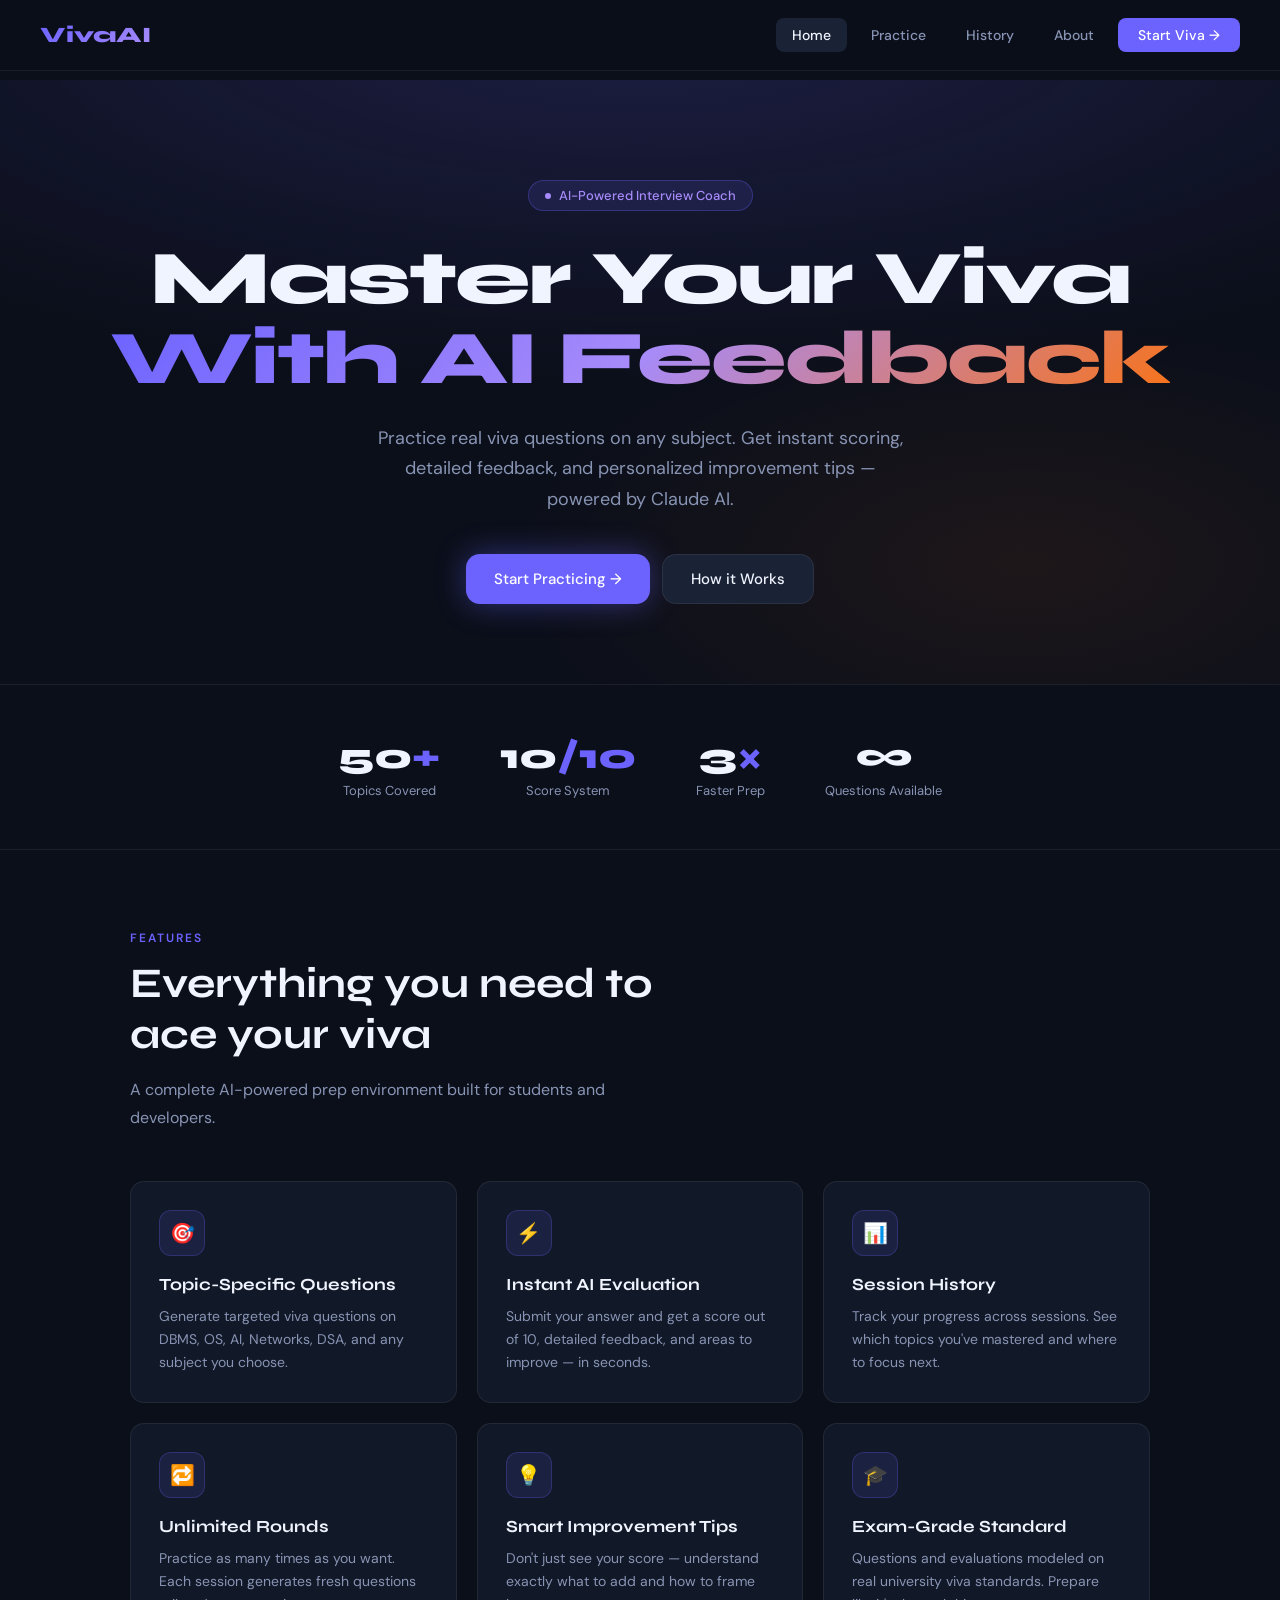
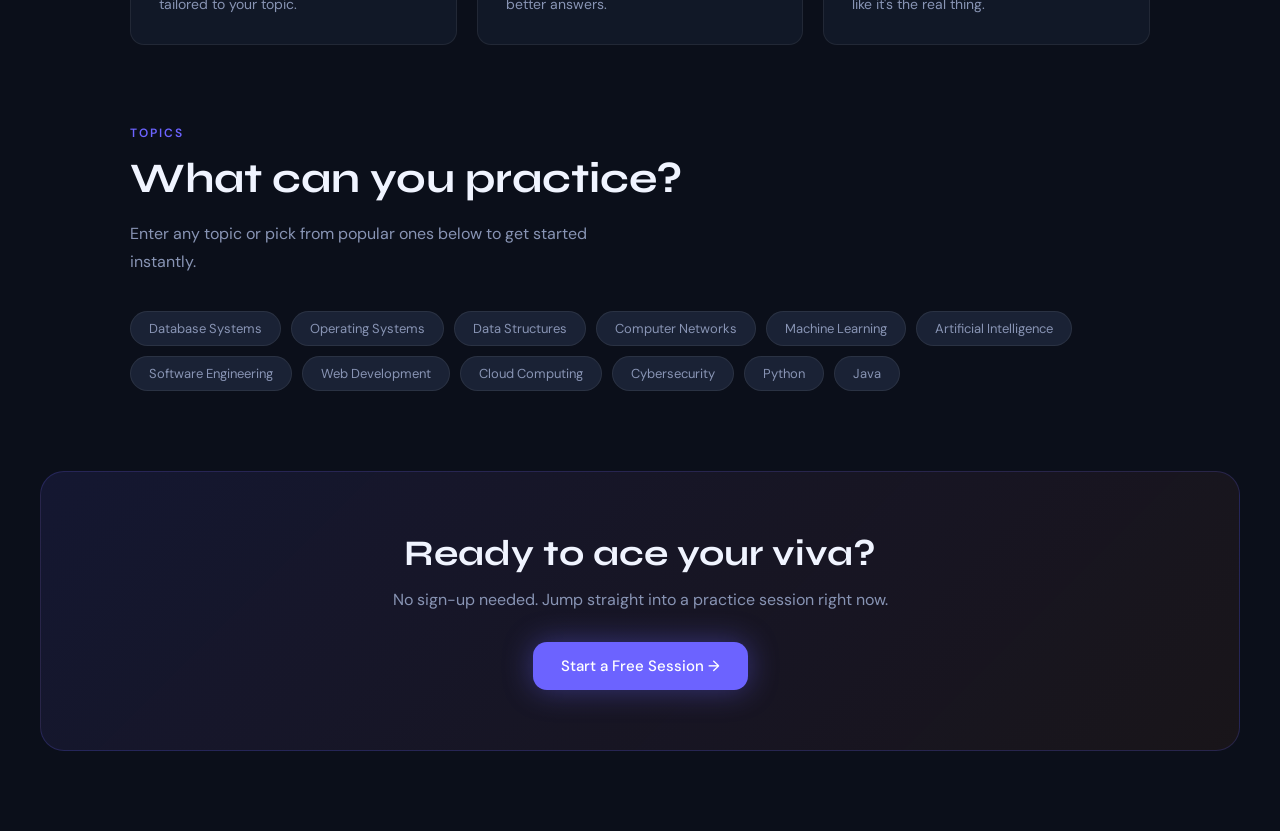
<file: frontend/index.html>
<!DOCTYPE html>
<html lang="en">
<head>
  <meta charset="UTF-8">
  <meta name="viewport" content="width=device-width, initial-scale=1.0">
  <title>VivaAI — Ace Your Viva</title>
  <link href="https://fonts.googleapis.com/css2?family=Syne:wght@400;600;700;800&family=DM+Sans:wght@300;400;500&display=swap" rel="stylesheet">
  <style>
    :root {
      --bg: #0b0f1a;
      --surface: #111827;
      --surface2: #1a2235;
      --border: rgba(255,255,255,0.07);
      --accent: #6c63ff;
      --accent2: #f97316;
      --accent-glow: rgba(108,99,255,0.25);
      --text: #f0f4ff;
      --muted: #8894b4;
      --success: #22c55e;
      --warning: #f59e0b;
      --danger: #ef4444;
      --radius: 14px;
      --radius-sm: 8px;
    }

    * { margin: 0; padding: 0; box-sizing: border-box; }

    body {
      background: var(--bg);
      color: var(--text);
      font-family: 'DM Sans', sans-serif;
      min-height: 100vh;
      overflow-x: hidden;
    }

    /* ─── NAV ─── */
    nav {
      position: fixed; top: 0; left: 0; right: 0; z-index: 999;
      display: flex; align-items: center; justify-content: space-between;
      padding: 18px 40px;
      background: rgba(11,15,26,0.85);
      backdrop-filter: blur(16px);
      border-bottom: 1px solid var(--border);
    }

    .nav-logo {
      font-family: 'Syne', sans-serif;
      font-size: 22px; font-weight: 800;
      background: linear-gradient(135deg, #6c63ff, #a78bfa);
      -webkit-background-clip: text; background-clip: text; -webkit-text-fill-color: transparent;
      cursor: pointer;
    }

    .nav-links { display: flex; gap: 8px; }
    .nav-links button {
      background: none; border: none; color: var(--muted);
      font-family: 'DM Sans', sans-serif; font-size: 14px; font-weight: 500;
      cursor: pointer; padding: 8px 16px; border-radius: var(--radius-sm);
      transition: all 0.2s;
    }
    .nav-links button:hover, .nav-links button.active {
      color: var(--text); background: var(--surface2);
    }
    .nav-cta {
      background: var(--accent) !important; color: white !important;
      padding: 8px 20px !important;
    }
    .nav-cta:hover { background: #5a52e0 !important; transform: translateY(-1px); }

    /* ─── PAGES ─── */
    .page { display: none; padding-top: 80px; min-height: 100vh; animation: fadeUp 0.4s ease; }
    .page.active { display: block; }

    @keyframes fadeUp {
      from { opacity: 0; transform: translateY(16px); }
      to { opacity: 1; transform: translateY(0); }
    }

    /* ─── HOME PAGE ─── */
    .hero {
      position: relative;
      display: flex; flex-direction: column; align-items: center;
      justify-content: center; text-align: center;
      padding: 100px 24px 80px;
      overflow: hidden;
    }

    .hero-bg {
      position: absolute; inset: 0; z-index: 0;
      background: radial-gradient(ellipse 80% 60% at 50% -10%, rgba(108,99,255,0.18), transparent),
                  radial-gradient(ellipse 40% 40% at 80% 80%, rgba(249,115,22,0.08), transparent);
    }

    .hero-badge {
      display: inline-flex; align-items: center; gap: 8px;
      background: rgba(108,99,255,0.12); border: 1px solid rgba(108,99,255,0.3);
      color: #a78bfa; font-size: 13px; font-weight: 500;
      padding: 6px 16px; border-radius: 999px; margin-bottom: 28px; position: relative; z-index: 1;
    }

    .hero-badge span {
      width: 6px; height: 6px; border-radius: 50%; background: #a78bfa;
      animation: pulse 2s infinite;
    }

    @keyframes pulse {
      0%, 100% { opacity: 1; transform: scale(1); }
      50% { opacity: 0.5; transform: scale(0.8); }
    }

    .hero h1 {
      font-family: 'Syne', sans-serif; font-size: clamp(42px, 7vw, 76px);
      font-weight: 800; line-height: 1.05; letter-spacing: -2px;
      position: relative; z-index: 1; margin-bottom: 24px;
    }

    .hero h1 .gradient-text {
      background: linear-gradient(135deg, #6c63ff 0%, #a78bfa 50%, #f97316 100%);
      -webkit-background-clip: text; background-clip: text; -webkit-text-fill-color: transparent;
    }

    .hero p {
      font-size: 18px; color: var(--muted); max-width: 540px; line-height: 1.7;
      position: relative; z-index: 1; margin-bottom: 40px;
    }

    .hero-actions { display: flex; gap: 12px; flex-wrap: wrap; justify-content: center; position: relative; z-index: 1; }

    .btn-primary {
      background: var(--accent); color: white;
      padding: 14px 28px; border: none; border-radius: var(--radius);
      font-family: 'DM Sans', sans-serif; font-size: 15px; font-weight: 500;
      cursor: pointer; transition: all 0.25s;
      box-shadow: 0 0 30px rgba(108,99,255,0.4);
    }
    .btn-primary:hover { background: #5a52e0; transform: translateY(-2px); box-shadow: 0 8px 40px rgba(108,99,255,0.5); }

    .btn-secondary {
      background: var(--surface2); color: var(--text);
      padding: 14px 28px; border: 1px solid var(--border); border-radius: var(--radius);
      font-family: 'DM Sans', sans-serif; font-size: 15px; font-weight: 500;
      cursor: pointer; transition: all 0.25s;
    }
    .btn-secondary:hover { background: var(--surface); border-color: rgba(255,255,255,0.15); transform: translateY(-2px); }

    /* stats row */
    .stats-row {
      display: flex; justify-content: center; gap: 60px;
      padding: 50px 24px; border-top: 1px solid var(--border); border-bottom: 1px solid var(--border);
      flex-wrap: wrap;
    }
    .stat { text-align: center; }
    .stat-num { font-family: 'Syne', sans-serif; font-size: 36px; font-weight: 800; color: var(--text); }
    .stat-num span { color: var(--accent); }
    .stat-label { font-size: 13px; color: var(--muted); margin-top: 4px; }

    /* features grid */
    .section { padding: 80px 40px; max-width: 1100px; margin: 0 auto; }
    .section-label { font-size: 12px; font-weight: 600; letter-spacing: 2px; text-transform: uppercase; color: var(--accent); margin-bottom: 12px; }
    .section-title { font-family: 'Syne', sans-serif; font-size: clamp(28px, 4vw, 42px); font-weight: 700; margin-bottom: 16px; }
    .section-sub { color: var(--muted); font-size: 16px; max-width: 500px; line-height: 1.7; }

    .features-grid {
      display: grid; grid-template-columns: repeat(auto-fit, minmax(280px, 1fr));
      gap: 20px; margin-top: 50px;
    }

    .feature-card {
      background: var(--surface); border: 1px solid var(--border);
      border-radius: var(--radius); padding: 28px;
      transition: all 0.3s; position: relative; overflow: hidden;
    }
    .feature-card::before {
      content: ''; position: absolute; inset: 0;
      background: var(--accent-glow); opacity: 0; transition: opacity 0.3s;
    }
    .feature-card:hover { border-color: rgba(108,99,255,0.35); transform: translateY(-4px); }
    .feature-card:hover::before { opacity: 1; }

    .feature-icon {
      width: 46px; height: 46px; border-radius: 12px;
      background: rgba(108,99,255,0.12); border: 1px solid rgba(108,99,255,0.25);
      display: flex; align-items: center; justify-content: center;
      font-size: 20px; margin-bottom: 18px;
    }
    .feature-card h3 { font-family: 'Syne', sans-serif; font-size: 17px; font-weight: 700; margin-bottom: 10px; }
    .feature-card p { font-size: 14px; color: var(--muted); line-height: 1.65; }

    /* topics showcase */
    .topics-strip {
      display: flex; flex-wrap: wrap; gap: 10px; margin-top: 36px;
    }
    .topic-pill {
      padding: 8px 18px; border-radius: 999px;
      background: var(--surface2); border: 1px solid var(--border);
      font-size: 13px; color: var(--muted); cursor: pointer; transition: all 0.2s;
    }
    .topic-pill:hover {
      background: rgba(108,99,255,0.15); border-color: rgba(108,99,255,0.4); color: var(--text);
    }

    /* CTA section */
    .cta-section {
      margin: 0 40px 80px; padding: 60px;
      background: linear-gradient(135deg, rgba(108,99,255,0.1), rgba(249,115,22,0.06));
      border: 1px solid rgba(108,99,255,0.2); border-radius: 24px; text-align: center;
    }
    .cta-section h2 { font-family: 'Syne', sans-serif; font-size: 36px; font-weight: 700; margin-bottom: 14px; }
    .cta-section p { color: var(--muted); font-size: 16px; margin-bottom: 32px; }

    /* ─── PRACTICE PAGE ─── */
    .practice-wrap {
      max-width: 760px; margin: 0 auto; padding: 50px 24px;
    }

    .practice-header { margin-bottom: 40px; }
    .practice-header h2 { font-family: 'Syne', sans-serif; font-size: 32px; font-weight: 800; margin-bottom: 8px; }
    .practice-header p { color: var(--muted); font-size: 15px; }

    /* topic selector */
    .topic-selector {
      background: var(--surface); border: 1px solid var(--border);
      border-radius: var(--radius); padding: 28px; margin-bottom: 24px;
    }
    .topic-selector label {
      font-size: 12px; font-weight: 600; text-transform: uppercase; letter-spacing: 1.5px;
      color: var(--muted); display: block; margin-bottom: 14px;
    }

    .topic-input-row { display: flex; gap: 12px; }

    .topic-input-row input {
      flex: 1; background: var(--bg); border: 1px solid var(--border);
      border-radius: var(--radius-sm); padding: 13px 16px; color: var(--text);
      font-family: 'DM Sans', sans-serif; font-size: 15px; outline: none;
      transition: border 0.2s;
    }
    .topic-input-row input:focus { border-color: rgba(108,99,255,0.5); box-shadow: 0 0 0 3px rgba(108,99,255,0.1); }
    .topic-input-row input::placeholder { color: var(--muted); }

    .quick-topics { display: flex; flex-wrap: wrap; gap: 8px; margin-top: 16px; }
    .quick-chip {
      padding: 5px 14px; border-radius: 999px; font-size: 12px;
      background: var(--surface2); border: 1px solid var(--border);
      color: var(--muted); cursor: pointer; transition: all 0.2s;
    }
    .quick-chip:hover { background: rgba(108,99,255,0.15); border-color: rgba(108,99,255,0.4); color: var(--text); }

    /* question card */
    .question-card {
      background: var(--surface); border: 1px solid var(--border);
      border-radius: var(--radius); padding: 28px; margin-bottom: 24px;
      min-height: 90px; position: relative;
    }
    .question-card .card-label {
      font-size: 11px; font-weight: 600; text-transform: uppercase; letter-spacing: 1.5px;
      color: var(--accent); margin-bottom: 14px;
    }
    .question-card .q-text {
      font-size: 17px; line-height: 1.65; color: var(--text); font-weight: 400;
    }
    .q-placeholder { color: var(--muted); font-style: italic; font-size: 15px; }

    .thinking-dots span {
      display: inline-block; width: 7px; height: 7px; border-radius: 50%;
      background: var(--accent); margin: 0 3px;
      animation: blink 1.2s infinite;
    }
    .thinking-dots span:nth-child(2) { animation-delay: 0.2s; }
    .thinking-dots span:nth-child(3) { animation-delay: 0.4s; }

    @keyframes blink {
      0%, 100% { opacity: 0.2; transform: scale(0.8); }
      50% { opacity: 1; transform: scale(1); }
    }

    /* answer area */
    .answer-card {
      background: var(--surface); border: 1px solid var(--border);
      border-radius: var(--radius); padding: 28px; margin-bottom: 24px;
    }
    .answer-card label {
      font-size: 11px; font-weight: 600; text-transform: uppercase; letter-spacing: 1.5px;
      color: var(--muted); display: block; margin-bottom: 14px;
    }
    .answer-card textarea {
      width: 100%; background: var(--bg); border: 1px solid var(--border);
      border-radius: var(--radius-sm); padding: 14px 16px; color: var(--text);
      font-family: 'DM Sans', sans-serif; font-size: 15px; line-height: 1.6;
      resize: none; height: 160px; outline: none; transition: border 0.2s;
    }
    .answer-card textarea:focus { border-color: rgba(108,99,255,0.5); box-shadow: 0 0 0 3px rgba(108,99,255,0.1); }
    .answer-card textarea::placeholder { color: var(--muted); }

    .answer-actions { display: flex; justify-content: space-between; align-items: center; margin-top: 16px; }
    .char-count { font-size: 12px; color: var(--muted); }

    /* result card */
    .result-card {
      background: var(--surface); border: 1px solid var(--border);
      border-radius: var(--radius); padding: 28px; margin-bottom: 24px;
      display: none;
    }
    .result-card.visible { display: block; animation: fadeUp 0.4s ease; }

    .score-row { display: flex; align-items: center; gap: 20px; margin-bottom: 24px; }

    .score-circle {
      width: 80px; height: 80px; border-radius: 50%;
      display: flex; flex-direction: column; align-items: center; justify-content: center;
      border: 3px solid var(--accent); flex-shrink: 0;
      background: rgba(108,99,255,0.08);
    }
    .score-circle .score-num { font-family: 'Syne', sans-serif; font-size: 26px; font-weight: 800; color: var(--accent); }
    .score-circle .score-denom { font-size: 11px; color: var(--muted); margin-top: -2px; }

    .score-meta h4 { font-family: 'Syne', sans-serif; font-size: 18px; font-weight: 700; margin-bottom: 4px; }
    .score-meta p { font-size: 13px; color: var(--muted); }

    .result-section { margin-bottom: 20px; }
    .result-section h5 {
      font-size: 11px; font-weight: 600; text-transform: uppercase; letter-spacing: 1.5px;
      color: var(--muted); margin-bottom: 10px;
    }
    .result-section p { font-size: 14px; line-height: 1.7; color: var(--text); }

    .improvement-list { list-style: none; }
    .improvement-list li {
      display: flex; align-items: flex-start; gap: 10px;
      font-size: 14px; line-height: 1.6; color: var(--text); padding: 8px 0;
      border-bottom: 1px solid var(--border);
    }
    .improvement-list li:last-child { border-bottom: none; }
    .improvement-list li::before { content: '→'; color: var(--accent2); flex-shrink: 0; font-weight: 600; }

    /* ─── ABOUT PAGE ─── */
    .about-wrap { max-width: 800px; margin: 0 auto; padding: 60px 24px; }
    .about-wrap h2 { font-family: 'Syne', sans-serif; font-size: 38px; font-weight: 800; margin-bottom: 16px; }
    .about-wrap .lead { font-size: 18px; color: var(--muted); line-height: 1.7; margin-bottom: 50px; }

    .team-grid { display: grid; grid-template-columns: repeat(auto-fit, minmax(200px, 1fr)); gap: 20px; margin-top: 40px; }
    .team-card {
      background: var(--surface); border: 1px solid var(--border); border-radius: var(--radius); padding: 24px; text-align: center;
    }
    .team-avatar {
      width: 64px; height: 64px; border-radius: 50%; margin: 0 auto 14px;
      display: flex; align-items: center; justify-content: center;
      font-family: 'Syne', sans-serif; font-size: 22px; font-weight: 700;
      background: rgba(108,99,255,0.15); color: var(--accent);
    }
    .team-card h4 { font-weight: 600; font-size: 15px; margin-bottom: 4px; }
    .team-card p { font-size: 13px; color: var(--muted); }

    .tech-list {
      display: grid; grid-template-columns: repeat(auto-fit, minmax(160px, 1fr));
      gap: 12px; margin-top: 24px;
    }
    .tech-item {
      background: var(--surface); border: 1px solid var(--border);
      border-radius: var(--radius-sm); padding: 16px;
    }
    .tech-item .tname { font-weight: 600; font-size: 14px; margin-bottom: 4px; }
    .tech-item .tdesc { font-size: 12px; color: var(--muted); }

    /* ─── HISTORY PAGE ─── */
    .history-wrap { max-width: 760px; margin: 0 auto; padding: 50px 24px; }
    .history-wrap h2 { font-family: 'Syne', sans-serif; font-size: 32px; font-weight: 800; margin-bottom: 8px; }
    .history-wrap .sub { color: var(--muted); font-size: 15px; margin-bottom: 36px; }

    .session-card {
      background: var(--surface); border: 1px solid var(--border);
      border-radius: var(--radius); padding: 22px; margin-bottom: 16px;
      transition: all 0.2s; cursor: pointer;
    }
    .session-card:hover { border-color: rgba(108,99,255,0.3); }
    .session-top { display: flex; align-items: center; justify-content: space-between; margin-bottom: 10px; }
    .session-topic { font-family: 'Syne', sans-serif; font-weight: 700; font-size: 16px; }
    .session-score-badge {
      font-size: 13px; font-weight: 600; padding: 4px 12px; border-radius: 999px;
    }
    .badge-high { background: rgba(34,197,94,0.12); color: var(--success); }
    .badge-mid { background: rgba(245,158,11,0.12); color: var(--warning); }
    .badge-low { background: rgba(239,68,68,0.12); color: var(--danger); }
    .session-q { font-size: 13px; color: var(--muted); margin-bottom: 8px; line-height: 1.5; }
    .session-date { font-size: 12px; color: var(--muted); }

    .empty-state {
      text-align: center; padding: 80px 20px; color: var(--muted);
    }
    .empty-state .empty-icon { font-size: 48px; margin-bottom: 16px; }
    .empty-state p { font-size: 15px; }

    /* ─── TOAST ─── */
    .toast {
      position: fixed; bottom: 28px; right: 28px; z-index: 9999;
      background: var(--surface); border: 1px solid var(--border);
      border-radius: var(--radius-sm); padding: 14px 20px;
      font-size: 14px; box-shadow: 0 8px 30px rgba(0,0,0,0.4);
      transform: translateY(20px); opacity: 0; transition: all 0.3s;
      display: flex; align-items: center; gap: 10px;
    }
    .toast.show { transform: translateY(0); opacity: 1; }
    .toast .toast-dot { width: 8px; height: 8px; border-radius: 50%; background: var(--success); flex-shrink: 0; }
    .toast .toast-dot.error { background: var(--danger); }

    /* scrollbar */
    ::-webkit-scrollbar { width: 6px; }
    ::-webkit-scrollbar-track { background: transparent; }
    ::-webkit-scrollbar-thumb { background: rgba(255,255,255,0.1); border-radius: 99px; }

    @media (max-width: 600px) {
      nav { padding: 14px 20px; }
      .nav-links button { padding: 6px 10px; font-size: 13px; }
      .stats-row { gap: 30px; }
      .cta-section { margin: 0 16px 60px; padding: 40px 24px; }
      .section { padding: 60px 20px; }
    }
  </style>
</head>
<body>

<!-- ─── NAV ─── -->
<nav>
  <div class="nav-logo" onclick="showPage('home')">VivaAI</div>
  <div class="nav-links">
    <button onclick="showPage('home')" id="nav-home" class="active">Home</button>
    <button onclick="showPage('practice')" id="nav-practice">Practice</button>
    <button onclick="showPage('history')" id="nav-history">History</button>
    <button onclick="showPage('about')" id="nav-about">About</button>
    <button class="nav-cta" onclick="showPage('practice')">Start Viva →</button>
  </div>
</nav>

<!-- ─── HOME PAGE ─── -->
<div class="page active" id="page-home">
  <div class="hero">
    <div class="hero-bg"></div>
    <div class="hero-badge"><span></span> AI-Powered Interview Coach</div>
    <h1>Master Your Viva<br><span class="gradient-text">With AI Feedback</span></h1>
    <p>Practice real viva questions on any subject. Get instant scoring, detailed feedback, and personalized improvement tips — powered by Claude AI.</p>
    <div class="hero-actions">
      <button class="btn-primary" onclick="showPage('practice')">Start Practicing →</button>
      <button class="btn-secondary" onclick="showPage('about')">How it Works</button>
    </div>
  </div>

  <div class="stats-row">
    <div class="stat"><div class="stat-num">50<span>+</span></div><div class="stat-label">Topics Covered</div></div>
    <div class="stat"><div class="stat-num">10<span>/10</span></div><div class="stat-label">Score System</div></div>
    <div class="stat"><div class="stat-num">3<span>×</span></div><div class="stat-label">Faster Prep</div></div>
    <div class="stat"><div class="stat-num">∞</div><div class="stat-label">Questions Available</div></div>
  </div>

  <div class="section">
    <div class="section-label">Features</div>
    <div class="section-title">Everything you need to<br>ace your viva</div>
    <p class="section-sub">A complete AI-powered prep environment built for students and developers.</p>

    <div class="features-grid">
      <div class="feature-card">
        <div class="feature-icon">🎯</div>
        <h3>Topic-Specific Questions</h3>
        <p>Generate targeted viva questions on DBMS, OS, AI, Networks, DSA, and any subject you choose.</p>
      </div>
      <div class="feature-card">
        <div class="feature-icon">⚡</div>
        <h3>Instant AI Evaluation</h3>
        <p>Submit your answer and get a score out of 10, detailed feedback, and areas to improve — in seconds.</p>
      </div>
      <div class="feature-card">
        <div class="feature-icon">📊</div>
        <h3>Session History</h3>
        <p>Track your progress across sessions. See which topics you've mastered and where to focus next.</p>
      </div>
      <div class="feature-card">
        <div class="feature-icon">🔁</div>
        <h3>Unlimited Rounds</h3>
        <p>Practice as many times as you want. Each session generates fresh questions tailored to your topic.</p>
      </div>
      <div class="feature-card">
        <div class="feature-icon">💡</div>
        <h3>Smart Improvement Tips</h3>
        <p>Don't just see your score — understand exactly what to add and how to frame better answers.</p>
      </div>
      <div class="feature-card">
        <div class="feature-icon">🎓</div>
        <h3>Exam-Grade Standard</h3>
        <p>Questions and evaluations modeled on real university viva standards. Prepare like it's the real thing.</p>
      </div>
    </div>
  </div>

  <div class="section" style="padding-top: 0;">
    <div class="section-label">Topics</div>
    <div class="section-title">What can you practice?</div>
    <p class="section-sub">Enter any topic or pick from popular ones below to get started instantly.</p>
    <div class="topics-strip">
      <div class="topic-pill" onclick="quickStart('DBMS')">Database Systems</div>
      <div class="topic-pill" onclick="quickStart('Operating Systems')">Operating Systems</div>
      <div class="topic-pill" onclick="quickStart('Data Structures')">Data Structures</div>
      <div class="topic-pill" onclick="quickStart('Computer Networks')">Computer Networks</div>
      <div class="topic-pill" onclick="quickStart('Machine Learning')">Machine Learning</div>
      <div class="topic-pill" onclick="quickStart('Artificial Intelligence')">Artificial Intelligence</div>
      <div class="topic-pill" onclick="quickStart('Software Engineering')">Software Engineering</div>
      <div class="topic-pill" onclick="quickStart('Web Development')">Web Development</div>
      <div class="topic-pill" onclick="quickStart('Cloud Computing')">Cloud Computing</div>
      <div class="topic-pill" onclick="quickStart('Cybersecurity')">Cybersecurity</div>
      <div class="topic-pill" onclick="quickStart('Python')">Python</div>
      <div class="topic-pill" onclick="quickStart('Java')">Java</div>
    </div>
  </div>

  <div class="cta-section">
    <h2>Ready to ace your viva?</h2>
    <p>No sign-up needed. Jump straight into a practice session right now.</p>
    <button class="btn-primary" onclick="showPage('practice')">Start a Free Session →</button>
  </div>
</div>

<!-- ─── PRACTICE PAGE ─── -->
<div class="page" id="page-practice">
  <div class="practice-wrap">
    <div class="practice-header">
      <h2>Practice Session</h2>
      <p>Choose a topic, get a question, and submit your answer for AI evaluation.</p>
    </div>

    <!-- Topic -->
    <div class="topic-selector">
      <label>Select Topic</label>
      <div class="topic-input-row">
        <input type="text" id="topic" placeholder="e.g., DBMS, Machine Learning, OS...">
        <button class="btn-primary" onclick="getQuestion()" id="startBtn">Get Question →</button>
      </div>
      <div class="quick-topics">
        <div class="quick-chip" onclick="setTopic('DBMS')">DBMS</div>
        <div class="quick-chip" onclick="setTopic('Operating Systems')">OS</div>
        <div class="quick-chip" onclick="setTopic('Data Structures')">DSA</div>
        <div class="quick-chip" onclick="setTopic('Networks')">Networks</div>
        <div class="quick-chip" onclick="setTopic('Machine Learning')">ML</div>
        <div class="quick-chip" onclick="setTopic('AI')">AI</div>
        <div class="quick-chip" onclick="setTopic('Python')">Python</div>
        <div class="quick-chip" onclick="setTopic('Java')">Java</div>
      </div>
    </div>

    <!-- Question -->
    <div class="question-card">
      <div class="card-label">Question</div>
      <div class="q-text" id="question">
        <span class="q-placeholder">Your question will appear here after you click "Get Question".</span>
      </div>
    </div>

    <!-- Answer -->
    <div class="answer-card">
      <label>Your Answer</label>
      <textarea id="answer" placeholder="Type your answer here. Be as detailed as possible — explain concepts, give examples, mention edge cases..."></textarea>
      <div class="answer-actions">
        <span class="char-count" id="charCount">0 characters</span>
        <button class="btn-primary" onclick="submitAnswer()" id="submitBtn">Submit for Evaluation →</button>
      </div>
    </div>

    <!-- Result -->
    <div class="result-card" id="result-card">
      <div class="score-row">
        <div class="score-circle">
          <div class="score-num" id="scoreNum">—</div>
          <div class="score-denom">/ 10</div>
        </div>
        <div class="score-meta">
          <h4 id="scoreLabel">—</h4>
          <p id="scoreDesc">—</p>
        </div>
      </div>
      <div class="result-section">
        <h5>Feedback</h5>
        <p id="feedbackText">—</p>
      </div>
      <div class="result-section">
        <h5>Improvements</h5>
        <ul class="improvement-list" id="improvList"></ul>
      </div>
      <button class="btn-secondary" style="margin-top: 8px;" onclick="getQuestion()">Try Next Question →</button>
    </div>
  </div>
</div>

<!-- ─── HISTORY PAGE ─── -->
<div class="page" id="page-history">
  <div class="history-wrap">
    <h2>Session History</h2>
    <p class="sub">Your past viva sessions and scores.</p>
    <div id="historyList"></div>
  </div>
</div>

<!-- ─── ABOUT PAGE ─── -->
<div class="page" id="page-about">
  <div class="about-wrap">
    <h2>About VivaAI</h2>
    <p class="lead">VivaAI is an AI-powered viva preparation tool that helps students practice oral examination questions and receive detailed, structured feedback — anytime, anywhere.</p>

    <div class="section-label">How It Works</div>
    <div style="margin-top: 16px; display: flex; flex-direction: column; gap: 16px;">
      <div class="feature-card" style="display: flex; gap: 18px; align-items: flex-start;">
        <div style="width: 34px; height: 34px; border-radius: 8px; background: rgba(108,99,255,0.15); display: flex; align-items: center; justify-content: center; font-family: Syne, sans-serif; font-weight: 800; color: var(--accent); flex-shrink: 0;">1</div>
        <div><h3 style="margin-bottom: 6px;">Enter Your Topic</h3><p>Type in any subject you want to practice — from core CS subjects like DBMS and OS to specialized domains like ML or Cybersecurity.</p></div>
      </div>
      <div class="feature-card" style="display: flex; gap: 18px; align-items: flex-start;">
        <div style="width: 34px; height: 34px; border-radius: 8px; background: rgba(108,99,255,0.15); display: flex; align-items: center; justify-content: center; font-family: Syne, sans-serif; font-weight: 800; color: var(--accent); flex-shrink: 0;">2</div>
        <div><h3 style="margin-bottom: 6px;">Get an AI-Generated Question</h3><p>The AI generates a realistic viva-style question on your topic, simulating the kind of question an examiner would ask.</p></div>
      </div>
      <div class="feature-card" style="display: flex; gap: 18px; align-items: flex-start;">
        <div style="width: 34px; height: 34px; border-radius: 8px; background: rgba(108,99,255,0.15); display: flex; align-items: center; justify-content: center; font-family: Syne, sans-serif; font-weight: 800; color: var(--accent); flex-shrink: 0;">3</div>
        <div><h3 style="margin-bottom: 6px;">Write Your Answer</h3><p>Type your answer in the text area. Try to be thorough — mention key concepts, examples, and edge cases just like in a real exam.</p></div>
      </div>
      <div class="feature-card" style="display: flex; gap: 18px; align-items: flex-start;">
        <div style="width: 34px; height: 34px; border-radius: 8px; background: rgba(108,99,255,0.15); display: flex; align-items: center; justify-content: center; font-family: Syne, sans-serif; font-weight: 800; color: var(--accent); flex-shrink: 0;">4</div>
        <div><h3 style="margin-bottom: 6px;">Receive Detailed Evaluation</h3><p>Get a score out of 10, structured feedback on what you got right, and specific improvement suggestions to build on next time.</p></div>
      </div>
    </div>

    <div style="margin-top: 50px;">
      <div class="section-label">Tech Stack</div>
      <div class="tech-list" style="margin-top: 16px;">
        <div class="tech-item"><div class="tname">HTML / CSS / JS</div><div class="tdesc">Frontend UI</div></div>
        <div class="tech-item"><div class="tname">FastAPI</div><div class="tdesc">Python Backend</div></div>
        <div class="tech-item"><div class="tname">Claude API</div><div class="tdesc">AI Engine</div></div>
        <div class="tech-item"><div class="tname">LocalStorage</div><div class="tdesc">Session History</div></div>
      </div>
    </div>

    <div style="margin-top: 50px; text-align: center; color: var(--muted); font-size: 14px;">
      Built with ❤️ for students who want to be exam-ready. &nbsp;·&nbsp; Powered by Claude AI
    </div>
  </div>
</div>

<!-- ─── TOAST ─── -->
<div class="toast" id="toast">
  <span class="toast-dot" id="toastDot"></span>
  <span id="toastMsg"></span>
</div>

<script>
  // ─── State ───
  let currentQuestion = '';
  let sessionHistory = JSON.parse(localStorage.getItem('vivaHistory') || '[]');

  // ─── Navigation ───
  function showPage(id) {
    document.querySelectorAll('.page').forEach(p => p.classList.remove('active'));
    document.querySelectorAll('.nav-links button:not(.nav-cta)').forEach(b => b.classList.remove('active'));
    document.getElementById('page-' + id).classList.add('active');
    const navBtn = document.getElementById('nav-' + id);
    if (navBtn) navBtn.classList.add('active');
    window.scrollTo({ top: 0, behavior: 'smooth' });
    if (id === 'history') renderHistory();
  }

  // ─── Toast ───
  function showToast(msg, isError = false) {
    const t = document.getElementById('toast');
    const dot = document.getElementById('toastDot');
    document.getElementById('toastMsg').textContent = msg;
    dot.className = 'toast-dot' + (isError ? ' error' : '');
    t.classList.add('show');
    setTimeout(() => t.classList.remove('show'), 3000);
  }

  // ─── Quick Start from Home ───
  function quickStart(topic) {
    document.getElementById('topic').value = topic;
    showPage('practice');
    setTimeout(() => getQuestion(), 300);
  }

  function setTopic(topic) {
    document.getElementById('topic').value = topic;
  }

  // ─── Character count ───
  document.getElementById('answer').addEventListener('input', function() {
    document.getElementById('charCount').textContent = this.value.length + ' characters';
  });

  // ─── Get Question ───
  async function getQuestion() {
    const topic = document.getElementById('topic').value.trim();
    if (!topic) { showToast('Please enter a topic first', true); return; }

    currentQuestion = '';
    document.getElementById('result-card').classList.remove('visible');
    document.getElementById('answer').value = '';
    document.getElementById('charCount').textContent = '0 characters';

    const qEl = document.getElementById('question');
    qEl.innerHTML = '<div class="thinking-dots"><span></span><span></span><span></span></div>';

    const startBtn = document.getElementById('startBtn');
    startBtn.disabled = true; startBtn.textContent = 'Loading...';

    try {
      const res = await fetch(`http://127.0.0.1:8000/question?topic=${encodeURIComponent(topic)}`);
      const data = await res.json();
      currentQuestion = data.question.trim();
      qEl.innerHTML = `<span class="q-text">${currentQuestion}</span>`;
      showToast('Question ready! Write your answer below.');
    } catch (err) {
      qEl.innerHTML = '<span class="q-placeholder">Failed to load question. Check your connection.</span>';
      showToast('Could not fetch question', true);
    }

    startBtn.disabled = false; startBtn.textContent = 'Get Question →';
  }

  // ─── Submit Answer ───
  async function submitAnswer() {
    const answer = document.getElementById('answer').value.trim();
    if (!answer) { showToast('Please write your answer first', true); return; }
    if (!currentQuestion) { showToast('Please get a question first', true); return; }

    const submitBtn = document.getElementById('submitBtn');
    submitBtn.disabled = true; submitBtn.textContent = 'Evaluating...';
    document.getElementById('result-card').classList.remove('visible');

    try {
      const res = await fetch('http://127.0.0.1:8000/evaluate', {
        method: 'POST',
        headers: { 'Content-Type': 'application/json' },
        body: JSON.stringify({ answer: answer })
      });
      const result = await res.json();

      // Display result
      const score = result.score;
      document.getElementById('scoreNum').textContent = score;
      const labels = { high: ['Excellent!', 'Great depth and accuracy.'], mid: ['Good Attempt', 'Some gaps, but solid foundation.'], low: ['Needs Work', 'Review the core concepts and try again.'] };
      const tier = score >= 8 ? 'high' : score >= 5 ? 'mid' : 'low';
      document.getElementById('scoreLabel').textContent = labels[tier][0];
      document.getElementById('scoreDesc').textContent = labels[tier][1];

      const scoreCircle = document.querySelector('.score-circle');
      scoreCircle.style.borderColor = tier === 'high' ? 'var(--success)' : tier === 'mid' ? 'var(--warning)' : 'var(--danger)';
      document.getElementById('scoreNum').style.color = tier === 'high' ? 'var(--success)' : tier === 'mid' ? 'var(--warning)' : 'var(--danger)';

      document.getElementById('feedbackText').textContent = result.feedback;
      const ul = document.getElementById('improvList');
      ul.innerHTML = result.improvement.map(i => `<li>${i}</li>`).join('');
      document.getElementById('result-card').classList.add('visible');

      // Save to history
      sessionHistory.unshift({
        topic: document.getElementById('topic').value.trim(),
        question: currentQuestion,
        answer: answer,
        score: score,
        feedback: result.feedback,
        date: new Date().toLocaleDateString('en-IN', { day: 'numeric', month: 'short', year: 'numeric', hour: '2-digit', minute: '2-digit' })
      });
      if (sessionHistory.length > 50) sessionHistory.pop();
      localStorage.setItem('vivaHistory', JSON.stringify(sessionHistory));
      showToast('Evaluation complete!');
    } catch (err) {
      showToast('Evaluation failed. Try again.', true);
    }

    submitBtn.disabled = false; submitBtn.textContent = 'Submit for Evaluation →';
  }

  // ─── History ───
  function renderHistory() {
    const el = document.getElementById('historyList');
    if (!sessionHistory.length) {
      el.innerHTML = `<div class="empty-state"><div class="empty-icon">📋</div><p>No sessions yet. <strong>Start practicing</strong> to see your history here.</p></div>`;
      return;
    }
    el.innerHTML = sessionHistory.map(s => {
      const tier = s.score >= 8 ? 'high' : s.score >= 5 ? 'mid' : 'low';
      return `<div class="session-card">
        <div class="session-top">
          <span class="session-topic">${s.topic}</span>
          <span class="session-score-badge badge-${tier}">${s.score}/10</span>
        </div>
        <div class="session-q">${s.question}</div>
        <div class="session-date">${s.date}</div>
      </div>`;
    }).join('');
  }
</script>
</body>
</html>
</file>
